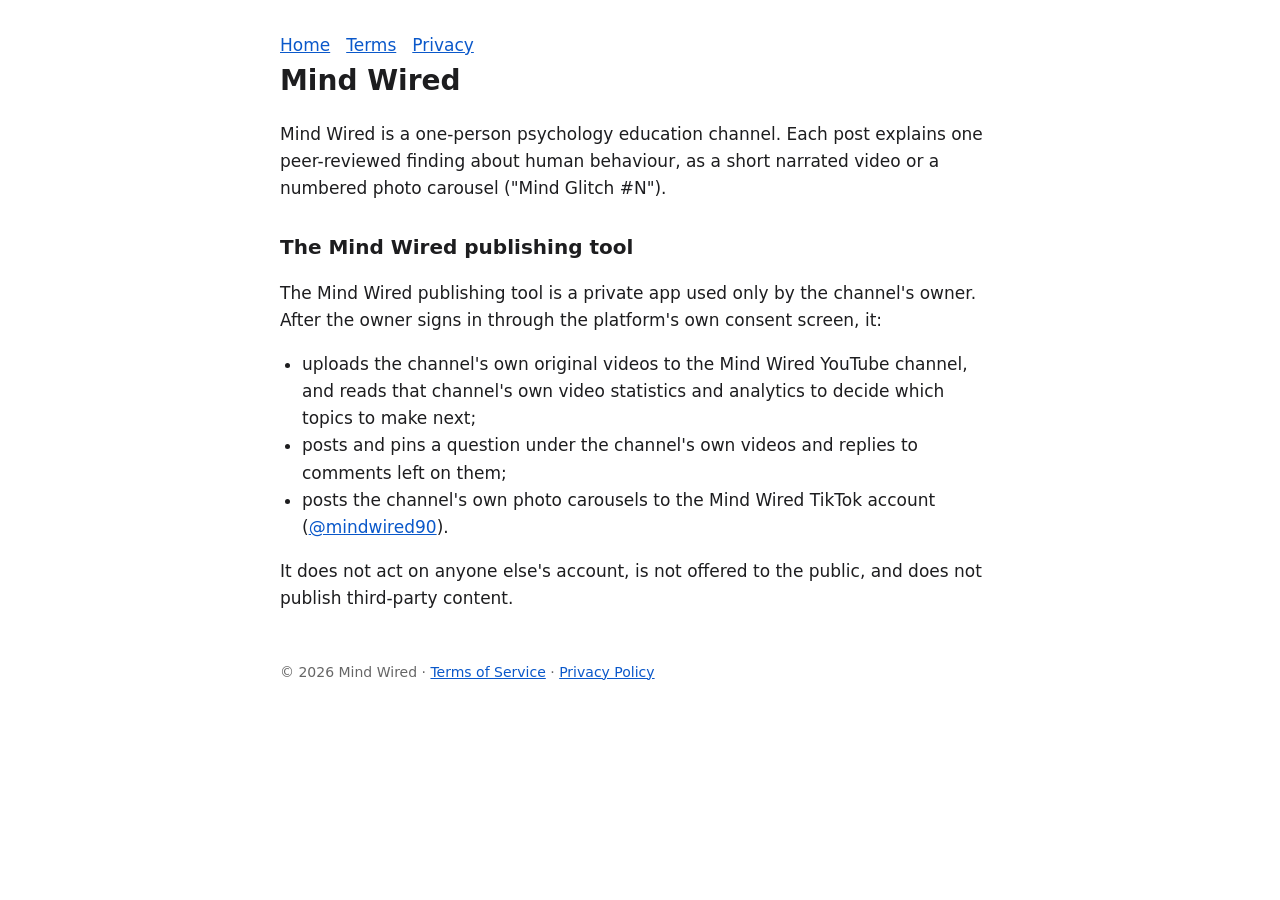
<file: index.html>
<!doctype html><html lang="en"><head><meta charset="utf-8"><meta name="viewport" content="width=device-width,initial-scale=1"><title>Mind Wired</title><link rel="stylesheet" href="style.css"></head><body>
<nav><a href="./">Home</a><a href="terms.html">Terms</a><a href="privacy.html">Privacy</a></nav>
<h1>Mind Wired</h1>
<p>Mind Wired is a one-person psychology education channel. Each post explains one peer-reviewed finding about human behaviour, as a short narrated video or a numbered photo carousel ("Mind Glitch #N").</p>
<h2>The Mind Wired publishing tool</h2>
<p>The Mind Wired publishing tool is a private app used only by the channel's owner. After the owner signs in through the platform's own consent screen, it:</p>
<ul>
<li>uploads the channel's own original videos to the Mind Wired YouTube channel, and reads that channel's own video statistics and analytics to decide which topics to make next;</li>
<li>posts and pins a question under the channel's own videos and replies to comments left on them;</li>
<li>posts the channel's own photo carousels to the Mind Wired TikTok account (<a href="https://www.tiktok.com/@mindwired90">@mindwired90</a>).</li>
</ul>
<p>It does not act on anyone else's account, is not offered to the public, and does not publish third-party content.</p>
<footer>© 2026 Mind Wired · <a href="terms.html">Terms of Service</a> · <a href="privacy.html">Privacy Policy</a></footer>
</body></html>
</file>
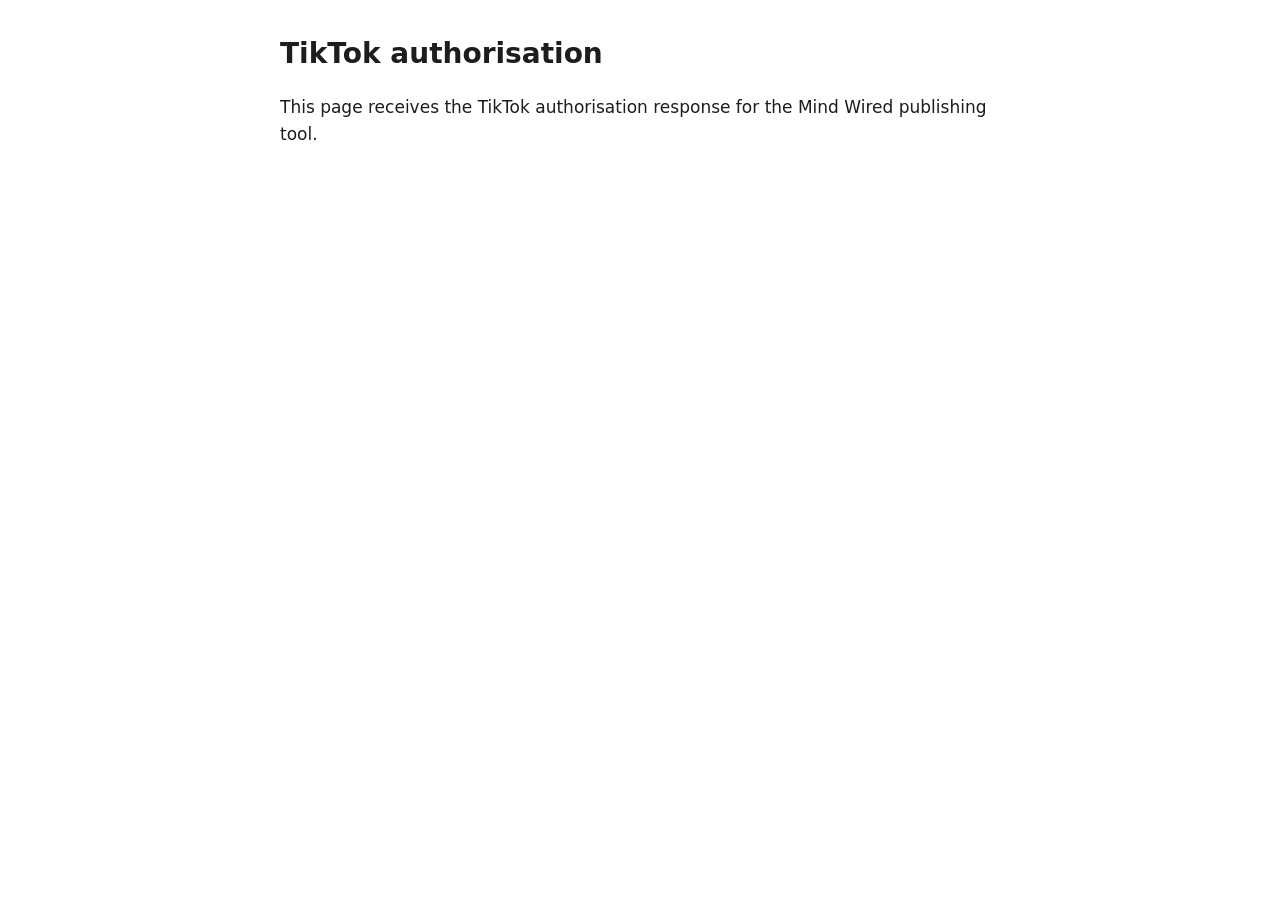
<file: callback.html>
<!doctype html><html lang="en"><head><meta charset="utf-8"><meta name="viewport" content="width=device-width,initial-scale=1"><title>Mind Wired Connected</title><link rel="stylesheet" href="style.css"></head><body>
<h1>TikTok authorisation</h1><p id="msg">Reading the response…</p><p><code id="code"></code></p>
<script>
const p=new URLSearchParams(location.search),m=document.getElementById('msg'),c=document.getElementById('code');
// A login started from the local Mind Wired studio hands the code straight back to it.
if((p.get('state')||'').startsWith('local-')){location.replace('http://localhost:4567/callback'+location.search);}
if(p.get('code')){m.textContent='Authorised. The publishing tool picks up this code automatically; if it asks, paste it:';c.textContent=p.get('code');}
else if(p.get('error')){m.textContent='TikTok returned an error: '+p.get('error')+' '+(p.get('error_description')||'');}
else{m.textContent='This page receives the TikTok authorisation response for the Mind Wired publishing tool.';c.remove();}
</script></body></html>
</file>
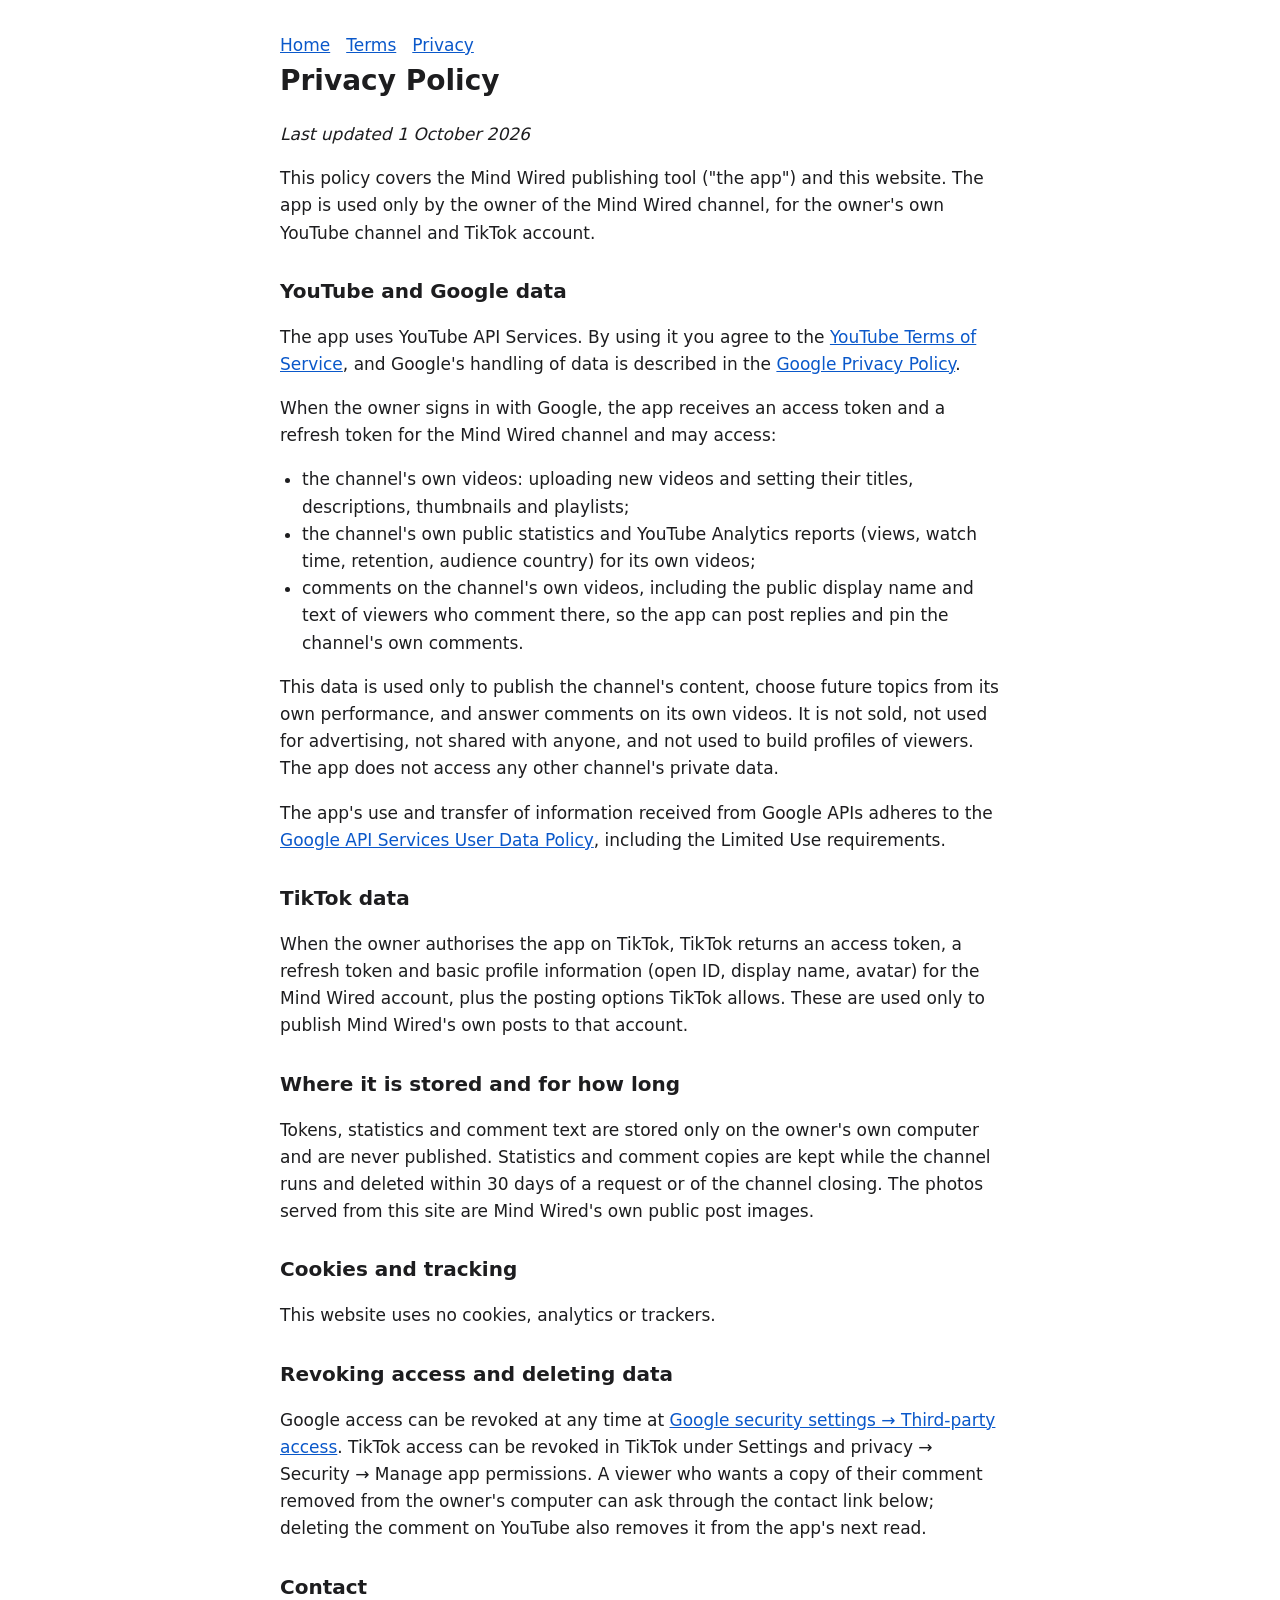
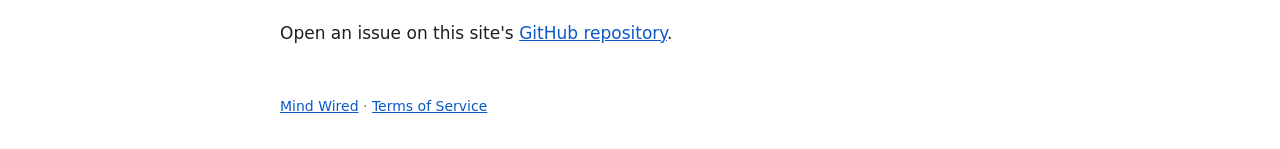
<file: privacy.html>
<!doctype html><html lang="en"><head><meta charset="utf-8"><meta name="viewport" content="width=device-width,initial-scale=1"><title>Mind Wired Privacy</title><link rel="stylesheet" href="style.css"></head><body>
<nav><a href="./">Home</a><a href="terms.html">Terms</a><a href="privacy.html">Privacy</a></nav>
<h1>Privacy Policy</h1><p><em>Last updated 1 October 2026</em></p>
<p>This policy covers the Mind Wired publishing tool ("the app") and this website. The app is used only by the owner of the Mind Wired channel, for the owner's own YouTube channel and TikTok account.</p>

<h2>YouTube and Google data</h2>
<p>The app uses YouTube API Services. By using it you agree to the <a href="https://www.youtube.com/t/terms">YouTube Terms of Service</a>, and Google's handling of data is described in the <a href="https://policies.google.com/privacy">Google Privacy Policy</a>.</p>
<p>When the owner signs in with Google, the app receives an access token and a refresh token for the Mind Wired channel and may access:</p>
<ul>
<li>the channel's own videos: uploading new videos and setting their titles, descriptions, thumbnails and playlists;</li>
<li>the channel's own public statistics and YouTube Analytics reports (views, watch time, retention, audience country) for its own videos;</li>
<li>comments on the channel's own videos, including the public display name and text of viewers who comment there, so the app can post replies and pin the channel's own comments.</li>
</ul>
<p>This data is used only to publish the channel's content, choose future topics from its own performance, and answer comments on its own videos. It is not sold, not used for advertising, not shared with anyone, and not used to build profiles of viewers. The app does not access any other channel's private data.</p>
<p>The app's use and transfer of information received from Google APIs adheres to the <a href="https://developers.google.com/terms/api-services-user-data-policy">Google API Services User Data Policy</a>, including the Limited Use requirements.</p>

<h2>TikTok data</h2>
<p>When the owner authorises the app on TikTok, TikTok returns an access token, a refresh token and basic profile information (open ID, display name, avatar) for the Mind Wired account, plus the posting options TikTok allows. These are used only to publish Mind Wired's own posts to that account.</p>

<h2>Where it is stored and for how long</h2>
<p>Tokens, statistics and comment text are stored only on the owner's own computer and are never published. Statistics and comment copies are kept while the channel runs and deleted within 30 days of a request or of the channel closing. The photos served from this site are Mind Wired's own public post images.</p>

<h2>Cookies and tracking</h2><p>This website uses no cookies, analytics or trackers.</p>

<h2>Revoking access and deleting data</h2>
<p>Google access can be revoked at any time at <a href="https://security.google.com/settings/security/permissions">Google security settings → Third-party access</a>. TikTok access can be revoked in TikTok under Settings and privacy → Security → Manage app permissions. A viewer who wants a copy of their comment removed from the owner's computer can ask through the contact link below; deleting the comment on YouTube also removes it from the app's next read.</p>

<h2>Contact</h2><p>Open an issue on this site's <a href="https://github.com/letarsh959/mindwired/issues">GitHub repository</a>.</p>
<footer><a href="./">Mind Wired</a> · <a href="terms.html">Terms of Service</a></footer>
</body></html>
</file>
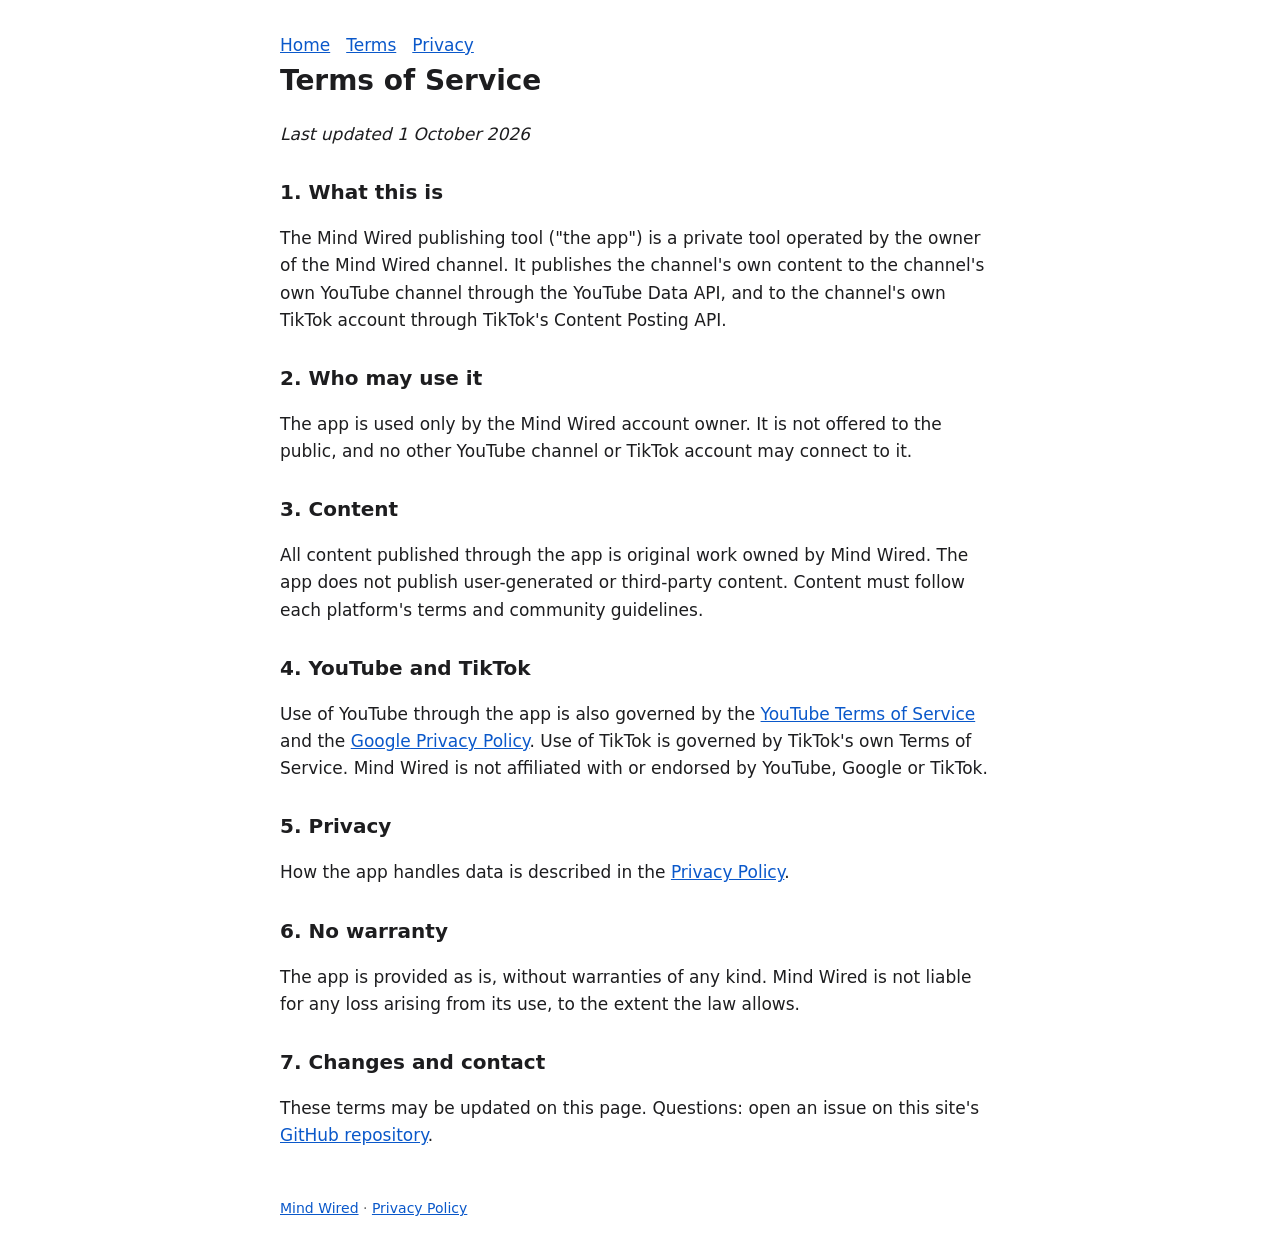
<file: terms.html>
<!doctype html><html lang="en"><head><meta charset="utf-8"><meta name="viewport" content="width=device-width,initial-scale=1"><title>Mind Wired Terms</title><link rel="stylesheet" href="style.css"></head><body>
<nav><a href="./">Home</a><a href="terms.html">Terms</a><a href="privacy.html">Privacy</a></nav>
<h1>Terms of Service</h1><p><em>Last updated 1 October 2026</em></p>
<h2>1. What this is</h2><p>The Mind Wired publishing tool ("the app") is a private tool operated by the owner of the Mind Wired channel. It publishes the channel's own content to the channel's own YouTube channel through the YouTube Data API, and to the channel's own TikTok account through TikTok's Content Posting API.</p>
<h2>2. Who may use it</h2><p>The app is used only by the Mind Wired account owner. It is not offered to the public, and no other YouTube channel or TikTok account may connect to it.</p>
<h2>3. Content</h2><p>All content published through the app is original work owned by Mind Wired. The app does not publish user-generated or third-party content. Content must follow each platform's terms and community guidelines.</p>
<h2>4. YouTube and TikTok</h2><p>Use of YouTube through the app is also governed by the <a href="https://www.youtube.com/t/terms">YouTube Terms of Service</a> and the <a href="https://policies.google.com/privacy">Google Privacy Policy</a>. Use of TikTok is governed by TikTok's own Terms of Service. Mind Wired is not affiliated with or endorsed by YouTube, Google or TikTok.</p>
<h2>5. Privacy</h2><p>How the app handles data is described in the <a href="privacy.html">Privacy Policy</a>.</p>
<h2>6. No warranty</h2><p>The app is provided as is, without warranties of any kind. Mind Wired is not liable for any loss arising from its use, to the extent the law allows.</p>
<h2>7. Changes and contact</h2><p>These terms may be updated on this page. Questions: open an issue on this site's <a href="https://github.com/letarsh959/mindwired/issues">GitHub repository</a>.</p>
<footer><a href="./">Mind Wired</a> · <a href="privacy.html">Privacy Policy</a></footer>
</body></html>
</file>
<file: style.css>
body{max-width:720px;margin:0 auto;padding:32px 16px;font:17px/1.6 -apple-system,system-ui,sans-serif;color:#1d1d1f;background:#fff}
h1{font-size:28px;margin:0 0 8px}h2{font-size:20px;margin-top:28px}a{color:#0a58ca}ul{padding-left:22px}
nav a{margin-right:16px}footer{margin-top:48px;font-size:14px;color:#666}code{background:#f2f2f2;padding:2px 6px;border-radius:4px;word-break:break-all}
@media (prefers-color-scheme:dark){body{background:#111;color:#eee}a{color:#7ab7ff}code{background:#222}footer{color:#999}}
</file>
